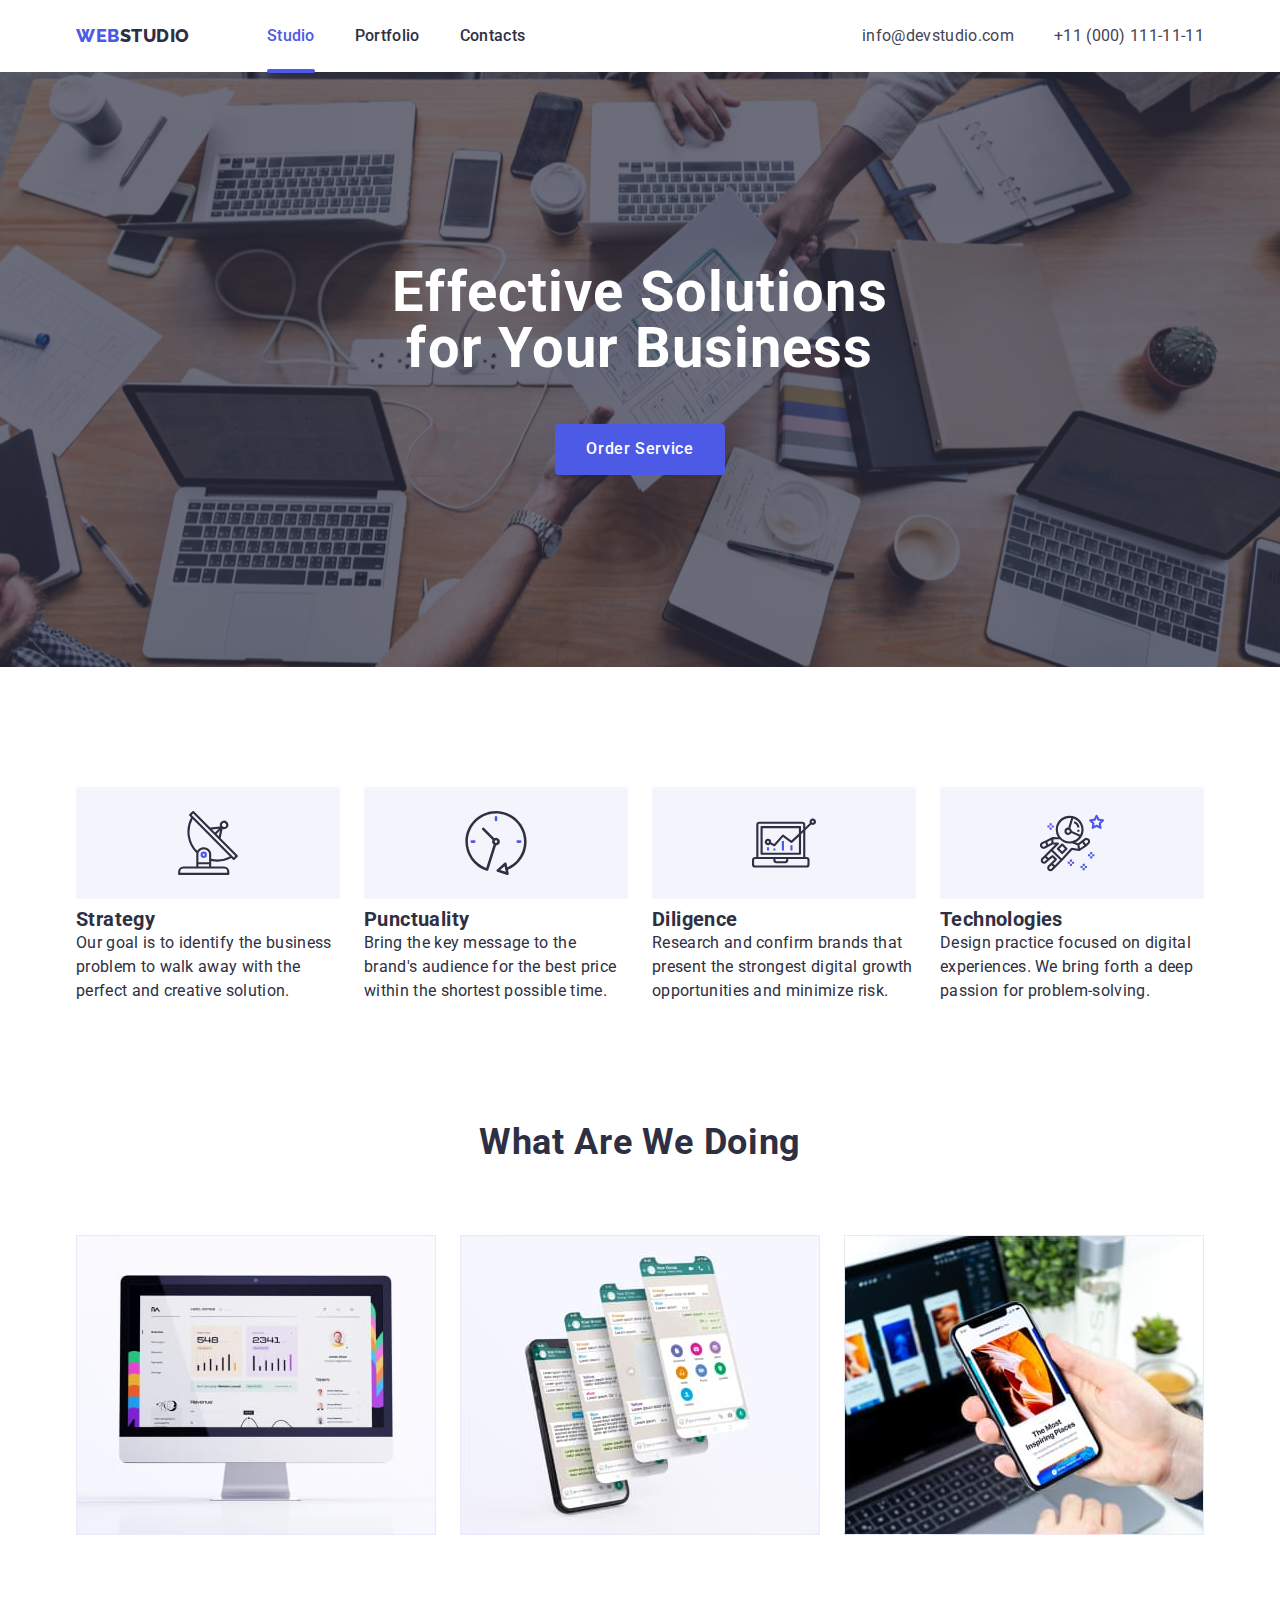
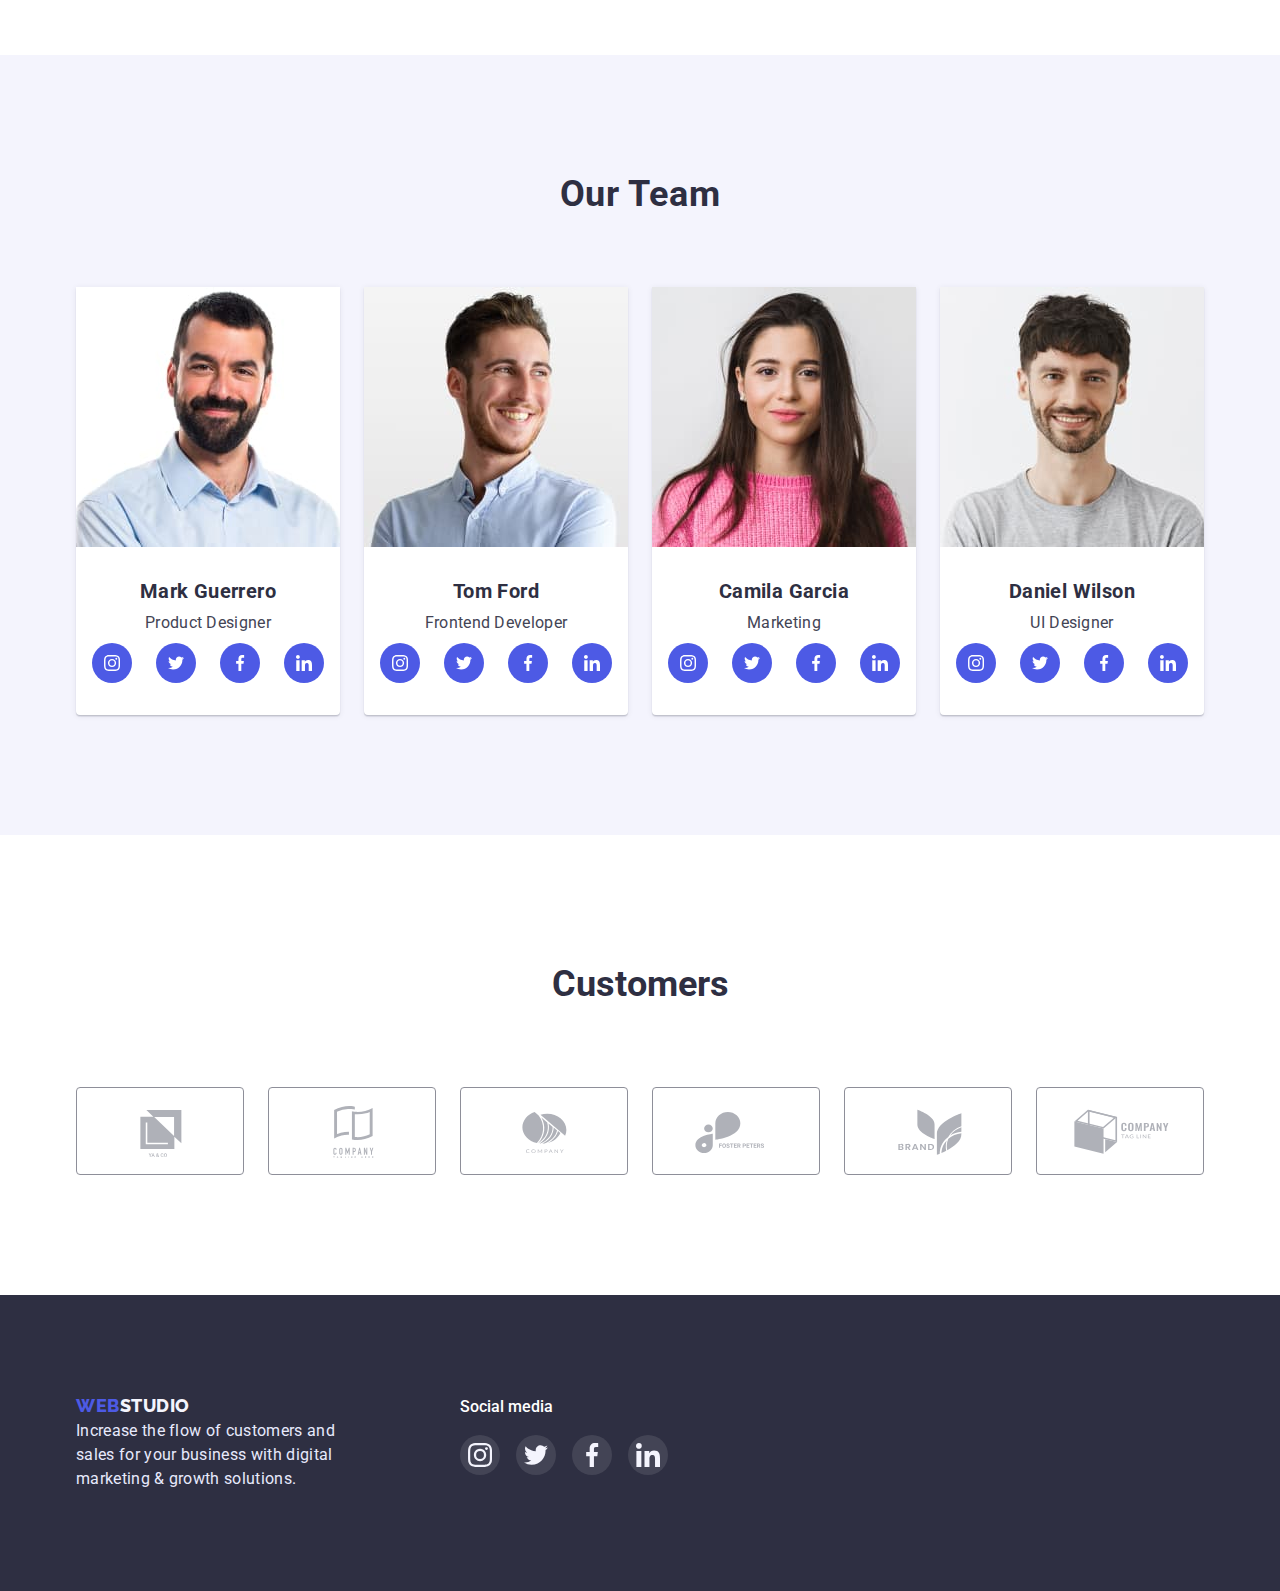
<file: index.html>
<!DOCTYPE html>
<html lang="en">
<head>
    <meta charset="UTF-8">
    <meta http-equiv="X-UA-Compatible" content="IE=edge">
    <meta name="viewport" content="width=device-width, initial-scale=1.0">
    <title>Document</title>
    <link rel="preconnect" href="https://fonts.googleapis.com">
    <link rel="preconnect" href="https://fonts.gstatic.com" crossorigin>
    <link rel="stylesheet" href="https://cdn.jsdelivr.net/npm/modern-normalize@1.1.0/modern-normalize.min.css">
    <link href="https://fonts.googleapis.com/css2?family=Raleway:wght@800&family=Roboto:wght@400;500;700;900&display=swap"
        rel="stylesheet">
    <link rel="stylesheet" href="./css/style.css">
</head>
<body>

    <header>
        <div class="container page-header-container">
            <a class="logo-header " href="index.html"> <span class="logo-web">Web</span>studio</a>
            <nav>
                <ul class="page-header-nav">
                    <li class="menu-item"><a class="nav-link-header current" href="index.html">Studio</a></li>
                    <li class="menu-item"><a class="nav-link-header" href="portfolio.html">Portfolio</a></li>
                    <li class="menu-item"><a class="nav-link-header" href="#">Contacts</a></li>
                </ul>
            </nav>
            <ul class="page-header-contact-link">
                <li><a class="contact-link number-link" href="mailto:info@devstudio.com">info@devstudio.com</a></li>
                <li><a class="contact-link" href="tel:+110001111111">+11 (000) 111-11-11</a></li>
            </ul>
        </div>
    </header>
    
    <main>
        <section class="section-title ">
            <div class="container title-container">
            <h1 class="title">Effective Solutions for Your Business</h1>
            <button class="button-index" type="button" data-modal-open>Order Service</button>
            </div>
        </section>
        <section class="section-features">
            <h2 class="visually-hidden">Features of the studio</h2>
            <ul class="container features">
                <li class="box-features">
                    <div class="box-icon-features">
                        <svg class="icon-features" width="64" height="64">
                            <use href="./images/icons.svg#icon-antenna" ></use>
                        </svg>
                    </div>
                    <h3 class="title-content">Strategy</h3>
                    <p class="text-content">Our goal is to identify the business
                        problem to walk away with the perfect and creative solution.</p>
                </li>
                <li class="box-features">
                    <div class="box-icon-features">
                        <svg class="icon-features" width="64" height="64">
                            <use href="./images/icons.svg#icon-clock" ></use>
                        </svg>
                    </div>
                    <h3 class="title-content">Punctuality</h3>
                    <p class="text-content">Bring the key message to the brand's audience for the best price within the shortest possible time.</p>
                </li>
                <li class="box-features">
                    <div class="box-icon-features">
                        <svg class="icon-features" width="64" height="64">
                            <use href="./images/icons.svg#icon-diagram" ></use>
                        </svg>
                    </div>
                    <h3 class="title-content">Diligence</h3>
                    <p class="text-content">Research and confirm brands that present the strongest digital growth opportunities and minimize risk.
                    </p>
                </li>
                <li class="box-features">
                    <div class="box-icon-features">
                        <svg class="icon-features" width="64" height="64">
                            <use href="./images/icons.svg#icon-astronaut" ></use>
                        </svg>
                    </div>
                    <h3 class="title-content">Technologies</h3>
                    <p class="text-content">Design practice focused on digital experiences. We bring forth a deep passion for problem-solving.</p>
                </li>
            </ul>
        
        </section>
        <section class="section-what-doing">
            <div class="container">
            <h2 class="title-what-doing">What are we doing</h2>
            <ul class="menu-what-doing">
                <li class="menu-item-what-doing"><img src="./images/computer.jpg" alt="комп'ютер на столі" width="360" height="300"></li>
                <li class="menu-item-what-doing"><img src="./images/phone.jpg" alt="телефон" width="360" height="300"></li>
                <li class="menu-item-what-doing"><img src="./images/hand-with-phone.jpg" alt="робота в телефоі" width="360" height="300"></li>
            </ul>
            </div>
        </section>
        <section class="section-our-team section">
            <h2 class="title-our-team">Our Team</h2>
            <ul class="container container-our-team">
                <li class="box-our-team">
                    <img class="photo-our-team" src="./images/mark-guerrero.jpg" alt="photo mark" width="264" height="260">
                    <h3 class="title-photo">Mark Guerrero</h3>
                    <p class="content-photo">Product Designer</p>
                    <ul class="icon-social-list">
                        <li>
                            <a href="#" class="link-icon-social" >
                                <svg class="icon-social" width="16" height="16" >
                                    <use href="./images/icons.svg#icon-instagram" ></use>
                                </svg>
                            </a>
                        </li>
                        <li>
                            <a href="#" class="link-icon-social" >
                                <svg class="icon-social" width="16" height="16" >
                                    <use  href="./images/icons.svg#icon-twitter" ></use>
                                </svg>
                            </a>
                        </li>
                        <li>
                            <a href="#" class="link-icon-social" >
                                <svg class="icon-social" width="16" height="16" >
                                    <use  href="./images/icons.svg#icon-facebook" ></use>
                                </svg>
                            </a>
                        </li>
                        <li>
                            <a href="#" class="link-icon-social" >
                                <svg class="icon-social" width="16" height="16" >
                                    <use  href="./images/icons.svg#icon-linkedin" ></use>
                                </svg>
                            </a>
                        </li>
                    </ul>
                </li>
                <li class="box-our-team">
                    <img class="photo-our-team" src="./images/tom-ford.jpg" alt="photo tom" width="264" height="260">
                    <h3 class="title-photo">Tom Ford</h3>
                    <p class="content-photo">Frontend Developer</p>
                    <ul class="icon-social-list">
                        <li>
                            <a href="#" class="link-icon-social" >
                                <svg class="icon-social" width="16" height="16" >
                                    <use href="./images/icons.svg#icon-instagram" ></use>
                                </svg>
                            </a>
                        </li>
                        <li>
                            <a href="#" class="link-icon-social" >
                                <svg class="icon-social" width="16" height="16" >
                                    <use  href="./images/icons.svg#icon-twitter" ></use>
                                </svg>
                            </a>
                        </li>
                        <li>
                            <a href="#" class="link-icon-social" >
                                <svg class="icon-social" width="16" height="16" >
                                    <use  href="./images/icons.svg#icon-facebook" ></use>
                                </svg>
                            </a>
                        </li>
                        <li>
                            <a href="#" class="link-icon-social" >
                                <svg class="icon-social" width="16" height="16" >
                                    <use  href="./images/icons.svg#icon-linkedin" ></use>
                                </svg>
                            </a>
                        </li>
                    </ul>
                </li>
                <li class="box-our-team">
                    <img class="photo-our-team" src="./images/camila-garcia.jpg" alt="photo camila" width="264" height="260">
                    <h3 class="title-photo">Camila Garcia</h3>
                    <p class="content-photo">Marketing</p>
                    <ul class="icon-social-list">
                        <li>
                            <a href="#" class="link-icon-social" >
                                <svg class="icon-social" width="16" height="16" >
                                    <use href="./images/icons.svg#icon-instagram" ></use>
                                </svg>
                            </a>
                        </li>
                        <li>
                            <a href="#" class="link-icon-social" >
                                <svg class="icon-social" width="16" height="16" >
                                    <use  href="./images/icons.svg#icon-twitter" ></use>
                                </svg>
                            </a>
                        </li>
                        <li>
                            <a href="#" class="link-icon-social" >
                                <svg class="icon-social" width="16" height="16" >
                                    <use  href="./images/icons.svg#icon-facebook" ></use>
                                </svg>
                            </a>
                        </li>
                        <li>
                            <a href="#" class="link-icon-social" >
                                <svg class="icon-social" width="16" height="16" >
                                    <use  href="./images/icons.svg#icon-linkedin" ></use>
                                </svg>
                            </a>
                        </li>
                    </ul>
                </li>
                <li class="box-our-team">
                    <img class="photo-our-team" src="./images/daniel-wilson.jpg" alt="photo daniel" width="264" height="260">
                    <h3 class="title-photo">Daniel Wilson</h3>
                    <p class="content-photo">UI Designer</p>
                    <ul class="icon-social-list">
                        <li>
                            <a href="#" class="link-icon-social" >
                                <svg class="icon-social" width="16" height="16" >
                                    <use href="./images/icons.svg#icon-instagram" ></use>
                                </svg>
                            </a>
                        </li>
                        <li>
                            <a href="#" class="link-icon-social" >
                                <svg class="icon-social" width="16" height="16" >
                                    <use  href="./images/icons.svg#icon-twitter" ></use>
                                </svg>
                            </a>
                        </li>
                        <li>
                            <a href="#" class="link-icon-social" >
                                <svg class="icon-social" width="16" height="16" >
                                    <use  href="./images/icons.svg#icon-facebook" ></use>
                                </svg>
                            </a>
                        </li>
                        <li>
                            <a href="#" class="link-icon-social" >
                                <svg class="icon-social" width="16" height="16" >
                                    <use  href="./images/icons.svg#icon-linkedin" ></use>
                                </svg>
                            </a>
                        </li>
                    </ul>
                </li>
            </ul>
        </section>
        <section class="section-customers">
            <div class="container">
                <h2 class="title-customers">Customers</h2>
                <ul class="list-icon-customers">
                    <li >
                        <a href="" class="link-icon-customers">
                            <svg class="icon-customers" width="104" height="56">
                                <use href="./images/icons.svg#icon-yaco"></use>
                            </svg>
                        </a>
                    </li>
                    <li >
                        <a href="" class="link-icon-customers">
                            <svg class="icon-customers" width="104" height="56">
                                <use href="./images/icons.svg#icon-tagline_here"></use>
                            </svg>
                        </a>
                    </li>
                    <li >
                        <a href="" class="link-icon-customers">
                            <svg class="icon-customers" width="104" height="56">
                                <use href="./images/icons.svg#icon-company"></use>
                            </svg>
                        </a>
                    </li>
                    <li >
                        <a href="" class="link-icon-customers">
                            <svg class="icon-customers" width="104" height="56">
                                <use href="./images/icons.svg#icon-foster_peters"></use>
                            </svg>
                        </a>
                    </li>
                    <li >
                        <a href="" class="link-icon-customers">
                            <svg class="icon-customers" width="104" height="56">
                                <use href="./images/icons.svg#icon-brand"></use>
                            </svg>
                        </a>
                    </li>
                    <li >
                        <a href="" class="link-icon-customers">
                            <svg class="icon-customers" width="104" height="56">
                                <use  href="./images/icons.svg#icon-tag_line"></use>
                            </svg>
                        </a>
                    </li>
                </ul>
            </div>
        </section>
    </main>
    <footer class="section-footer">
        <div class="container">
            <ul class="list-footer">
                <li>
                    <a class="logo-footer" href="index.html"> <span class="logo-web">Web</span>studio</a>
                    <p class="content-footer">Increase the flow of customers and sales for your business with digital marketing & growth solutions.</p>
                </li>
                <li>
                    <p class="text-social-media">Social media</p>
                    <ul class="list-social-icon-footer">
                        <li class="item-social-icon-footer">
                            <a href="" class="link-social-icon-footer">
                                <svg class="social-icon-footer" width="24" height="24">
                                    <use href="./images/icons.svg#icon-instagram" ></use>
                                </svg>
                            </a>
                        </li>
                        <li class="item-social-icon-footer">
                            <a href="" class="link-social-icon-footer">
                                <svg class="social-icon-footer" width="24" height="24">
                                    <use href="./images/icons.svg#icon-twitter" ></use>
                                </svg>
                            </a>
                        </li>
                        <li class="item-social-icon-footer">
                            <a href="" class="link-social-icon-footer">
                                <svg class="social-icon-footer" width="24" height="24">
                                    <use href="./images/icons.svg#icon-facebook" ></use>
                                </svg>
                            </a>
                        </li>
                        <li class="item-social-icon-footer">
                            <a href="" class="link-social-icon-footer">
                                <svg class="social-icon-footer" width="24" height="24">
                                    <use href="./images/icons.svg#icon-linkedin" ></use>
                                </svg>
                            </a>
                        </li>
                    </ul>
                </li>
            </ul>
        </div>
    </footer>


<div class="backdrop is-hidden" data-modal>
    <div class="model">
        <button type="button" class="modal-close-bth" data-modal-close>
            <svg class="icon-close-model-bth" width="8" height="8" >
                <use href="./images/icons.svg#icon-close-black"></use>
            </svg>
        </button>
    </div>
</div>
<script src="./js/modal.js"></script>
</body>
</html>
</file>
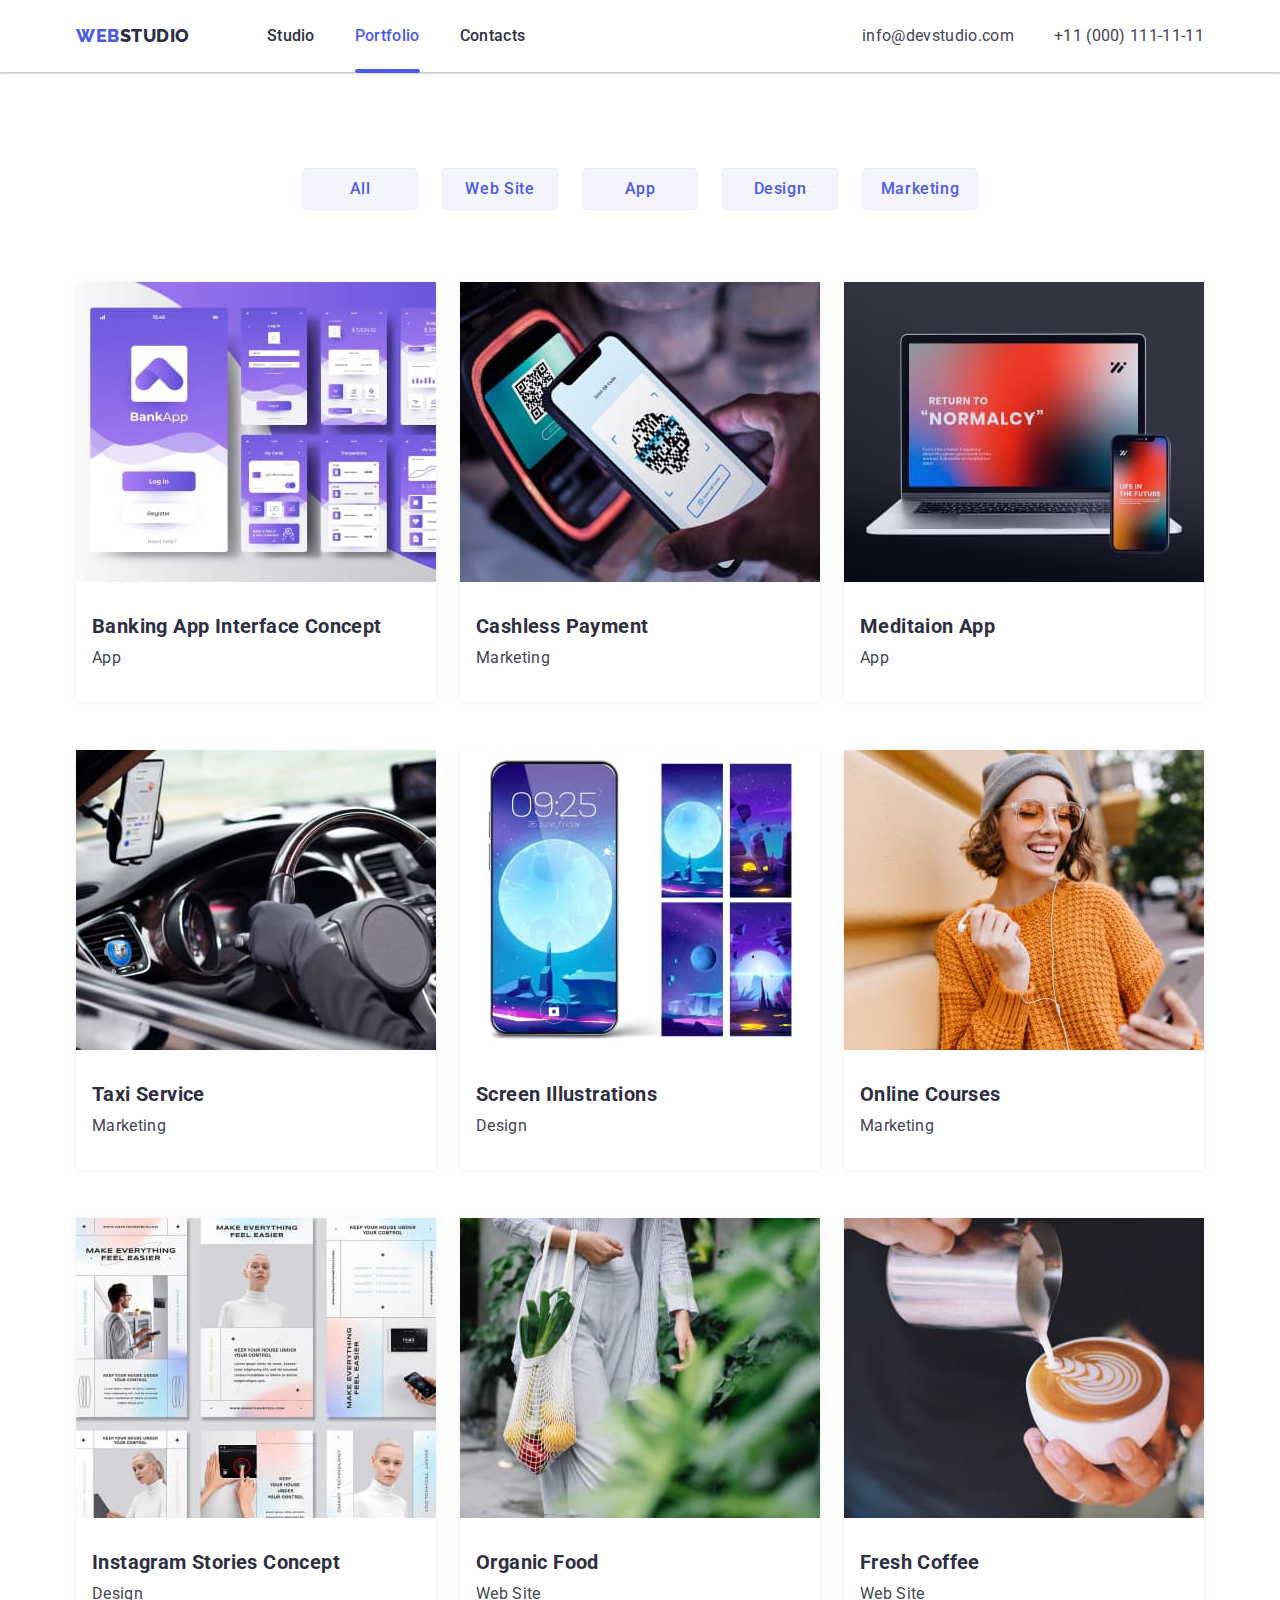
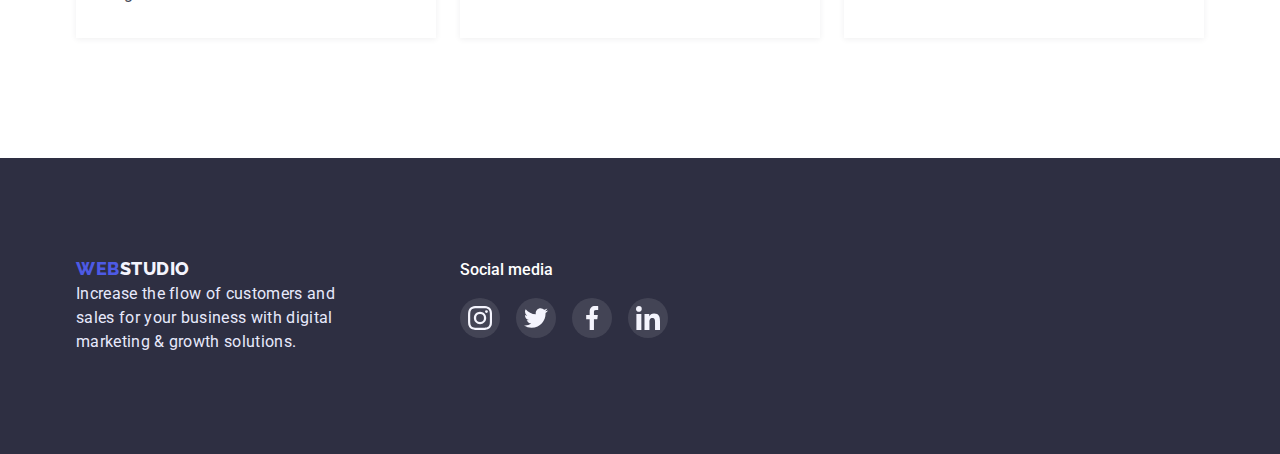
<file: portfolio.html>
<!DOCTYPE html>
<html lang="en">
<head>
    <meta charset="UTF-8">
    <meta http-equiv="X-UA-Compatible" content="IE=edge">
    <meta name="viewport" content="width=device-width, initial-scale=1.0">
    <title>Document</title>
    <link rel="preconnect" href="https://fonts.googleapis.com">
    <link rel="preconnect" href="https://fonts.gstatic.com" crossorigin>
    <link rel="stylesheet" href="https://cdn.jsdelivr.net/npm/modern-normalize@1.1.0/modern-normalize.min.css">
    <link href="https://fonts.googleapis.com/css2?family=Raleway:wght@800&family=Roboto:wght@400;500;700;900&display=swap"
        rel="stylesheet">
    <link rel="stylesheet" href="./css/style.css">
</head>
<body>
    <header class="header-portfolio">
        <div class="container page-header-container">
            <a class="logo-header " href="index.html"> <span class="logo-web">Web</span>studio</a>
            <nav>
                <ul class="page-header-nav">
                    <li class="menu-item item-nav-link"><a class="nav-link-header" href="index.html">Studio</a></li>
                    <li class="menu-item item-nav-link"><a class="nav-link-header current" href="portfolio.html">Portfolio</a></li>
                    <li class="menu-item item-nav-link"><a class="nav-link-header" href="#">Contacts</a></li>
                </ul>
            </nav>
            <ul class="page-header-contact-link">
                <li><a class="contact-link number-link" href="mailto:info@devstudio.com">info@devstudio.com</a></li>
                <li><a class="contact-link" href="tel:+110001111111">+11 (000) 111-11-11</a></li>
            </ul>
        </div>
    </header>

    <main>
        <section>
            <div class="container">
                <h2 class="visually-hidden">Filters</h2>
                <ul class="container-filters">
                    <li class="box-filters-portfolio"><button class="button-portfolio-filters" type="button">All</button></li>
                    <li class="box-filters-portfolio"><button class="button-portfolio-filters" type="button">Web Site</button></li>
                    <li class="box-filters-portfolio"><button class="button-portfolio-filters" type="button">App</button></li>
                    <li class="box-filters-portfolio"><button class="button-portfolio-filters" type="button">Design</button></li>
                    <li class="box-filters-portfolio"><button class="button-portfolio-filters" type="button">Marketing</button></li>
                </ul>
            </div>
            <ul class="container container-photo-portfolio">
                <li class="box-photo-portfolio">
                    <a class="link-block-photo-portfolio" href="#">
                        <div class="box-overlay">
                            <img class="photo-portfolio" src="./images/baking-app.jpg" alt="banking program" width="360" height="300">
                            <p class="overlay" >14 Stylish and User-Friendly App Design Concepts · Task Manager App · Calorie Tracker App · Exotic Fruit Ecommerce App ·
                            Cloud Storage App</p>
                        </div>
                        <div class="box-border-content-photo-portfolio">
                            <h3 class="title-photo-portfolio" >Banking App Interface Concept</h3>
                            <p class="content-block-photo-portfolio">App</p>
                        </div>
                    </a>
                </li>
                <li class="box-photo-portfolio">
                    <a class="link-block-photo-portfolio" href="#">
                        <div class="box-overlay">
                        <img class="photo-portfolio" src="./images/cashless-payment.jpg" alt="computer screen" width="360" height="300">
                            <p class="overlay" >14 Stylish and User-Friendly App Design Concepts · Task Manager App · Calorie Tracker App · Exotic Fruit Ecommerce App ·
                            Cloud Storage App</p>
                        </div>
                        <div class="box-border-content-photo-portfolio">
                            <h3 class="title-photo-portfolio" >Cashless Payment</h3>
                            <p class="content-block-photo-portfolio">Marketing</p>
                        </div>
                    </a>
                </li>
                <li class="box-photo-portfolio">
                    <a class="link-block-photo-portfolio" href="#">
                        <div class="box-overlay">
                        <img class="photo-portfolio" src="./images/meditaion-app.jpg" alt="open app" width="360" height="300">
                            <p class="overlay" >14 Stylish and User-Friendly App Design Concepts · Task Manager App · Calorie Tracker App · Exotic Fruit Ecommerce App ·
                            Cloud Storage App</p>
                        </div>
                        <div class="box-border-content-photo-portfolio">
                            <h3 class="title-photo-portfolio" >Meditaion App</h3>
                            <p class="content-block-photo-portfolio">App</p>
                        </div>
                    </a>
                </li>
                <li class="box-photo-portfolio">
                    <a class="link-block-photo-portfolio" href="#">
                        <div class="box-overlay">
                        <img class="photo-portfolio" src="./images/taxi-service.jpg" alt="taxi driver" width="360" height="300">
                            <p class="overlay" >14 Stylish and User-Friendly App Design Concepts · Task Manager App · Calorie Tracker App · Exotic Fruit Ecommerce App ·
                            Cloud Storage App</p>
                        </div>
                        <div class="box-border-content-photo-portfolio">
                            <h3 class="title-photo-portfolio" >Taxi Service</h3>
                            <p class="content-block-photo-portfolio">Marketing</p>
                        </div>
                    </a>
                </li>
                <li class="box-photo-portfolio">
                    <a class="link-block-photo-portfolio" href="#">
                        <div class="box-overlay">
                        <img class="photo-portfolio" src="./images/screen-illustrations.jpg" alt="phone screen" width="360" height="300">
                            <p class="overlay" >14 Stylish and User-Friendly App Design Concepts · Task Manager App · Calorie Tracker App · Exotic Fruit Ecommerce App ·
                            Cloud Storage App</p>
                        </div>
                        <div class="box-border-content-photo-portfolio">
                            <h3 class="title-photo-portfolio" >Screen Illustrations</h3>
                            <p class="content-block-photo-portfolio">Design</p>
                        </div>
                    </a>
                </li>
                <li class="box-photo-portfolio">
                    <a class="link-block-photo-portfolio" href="#">
                        <div class="box-overlay">
                        <img class="photo-portfolio" src="./images/online-courses.jpg" alt="girl in headphones" width="360" height="300">
                            <p class="overlay" >14 Stylish and User-Friendly App Design Concepts · Task Manager App · Calorie Tracker App · Exotic Fruit Ecommerce App ·
                            Cloud Storage App</p>
                        </div>
                        <div class="box-border-content-photo-portfolio">
                            <h3 class="title-photo-portfolio" >Online Courses</h3>
                            <p class="content-block-photo-portfolio">Marketing</p>
                        </div>
                    </a>
                </li>
                <li class="box-photo-portfolio">
                    <a class="link-block-photo-portfolio" href="#">
                        <div class="box-overlay">
                        <img class="photo-portfolio" src="./images/instagram-stories-concept.jpg" alt="instagram stories" width="360" height="300">
                            <p class="overlay" >14 Stylish and User-Friendly App Design Concepts · Task Manager App · Calorie Tracker App · Exotic Fruit Ecommerce App ·
                            Cloud Storage App</p>
                        </div>
                        <div class="box-border-content-photo-portfolio">
                            <h3 class="title-photo-portfolio" >Instagram Stories Concept</h3>
                            <p class="content-block-photo-portfolio">Design</p>
                        </div>
                    </a>
                </li>
                <li class="box-photo-portfolio">
                    <a class="link-block-photo-portfolio" href="#">
                        <div class="box-overlay">
                        <img class="photo-portfolio" src="./images/organic-food.jpg" alt="eco bag with products" width="360" height="300">
                            <p class="overlay" >14 Stylish and User-Friendly App Design Concepts · Task Manager App · Calorie Tracker App · Exotic Fruit Ecommerce App ·
                            Cloud Storage App</p>
                        </div>
                        <div class="box-border-content-photo-portfolio">
                            <h3 class="title-photo-portfolio" >Organic Food</h3>
                            <p class="content-block-photo-portfolio">Web Site</p>
                        </div>
                    </a>
                </li>
                <li class="box-photo-portfolio">
                    <a class="link-block-photo-portfolio" href="#">
                        <div class="box-overlay">
                        <img class="photo-portfolio" src="./images/fresh-coffee.jpg" alt="fresh coffee" width="360" height="300">
                            <p class="overlay" >14 Stylish and User-Friendly App Design Concepts · Task Manager App · Calorie Tracker App · Exotic Fruit Ecommerce App ·
                            Cloud Storage App</p>
                        </div>
                        <div class="box-border-content-photo-portfolio">
                            <h3 class="title-photo-portfolio" >Fresh Coffee</h3>
                            <p class="content-block-photo-portfolio">Web Site</p>
                        </div>
                    </a>
                </li>
            </ul>
        </section>
    </main>
    
    <footer class="section-footer">
        <div class="container">
            <ul class="list-footer">
                <li>
                    <a class="logo-footer" href="index.html"> <span class="logo-web">Web</span>studio</a>
                    <p class="content-footer">Increase the flow of customers and sales for your business with digital marketing & growth solutions.</p>
                </li>
                <li>
                    <p class="text-social-media">Social media</p>
                    <ul class="list-social-icon-footer">
                        <li class="item-social-icon-footer">
                            <a href="" class="link-social-icon-footer">
                                <svg class="social-icon-footer" width="24" height="24">
                                    <use href="./images/icons.svg#icon-instagram" ></use>
                                </svg>
                            </a>
                        </li>
                        <li class="item-social-icon-footer">
                            <a href="" class="link-social-icon-footer">
                                <svg class="social-icon-footer" width="24" height="24">
                                    <use href="./images/icons.svg#icon-twitter" ></use>
                                </svg>
                            </a>
                        </li>
                        <li class="item-social-icon-footer">
                            <a href="" class="link-social-icon-footer">
                                <svg class="social-icon-footer" width="24" height="24">
                                    <use href="./images/icons.svg#icon-facebook" ></use>
                                </svg>
                            </a>
                        </li>
                        <li class="item-social-icon-footer">
                            <a href="" class="link-social-icon-footer">
                                <svg class="social-icon-footer" width="24" height="24">
                                    <use href="./images/icons.svg#icon-linkedin" ></use>
                                </svg>
                            </a>
                        </li>
                    </ul>
                </li>
            </ul>
        </div>
    </footer>

</body>
</html>
</file>
<file: css/style.css>
:root {
    --color-text-primery: #2E2F42;
    --color-text-minor: #434455;
    --color-logo-web: #4D5AE5;
    --color-logo-studio-header: #2E2F42;
    --color-logo-studio-footer: #F4F4FD;
    --color-text-contact-link-hover-focus-active: #4D5AE5;
    --color-text-nav-hover-focus-active: #4D5AE5;
    --color-contact-link-header: #434455;
    --color-text-title: #FFFFFF;
    --color-text-button-index: #FFFFFF;
    --color-text-button-hover: #FFFFFF;
    --color-text-button-portfolio: #4D5AE5;
    --color-text-footer-content: #E7E9FC;
    --color-text-social-media-footer: #FFFFFF;
    --color-text-overlay: #F4F4FD;
    --backround-color-primery: #FFFFFF;
    --backround-color-title: #2E2F42;
    --backround-color-button-index: #4D5AE5;
    --backround-color-button-index-hover-focus-activ: #404BBF;
    --backround-color-our-team: #F4F4FD;
    --backround-color-footer: #2E2F42;
    --backround-color-button-portfolio: #F4F4FD;
    --backround-color-button-portfolio-hover-active: #4D5AE5;
    --background-color-icon-social-our-team: #4D5AE5;
    --background-color-icon-social-our-team-hover-focus:#404BBF;
    --background-color-icon-social-footer:rgba(255, 255, 255, 0.1);
    --background-color-icon-social-footer-hover-focus: #31D0AA;
    --background-color-box-icon-features:#F4F4FD;
    --background-color-overlay: #4D5AE5;
    --background-color-backdrop: rgba(46, 47, 66, 0.4);
    --background-color-model: #FCFCFC;
    --background-color-model-close-bth:#E7E9FC;
    --background-color-model-close-bth-hover-focus: #404BBF;
    --color-borter-button-portfolio: #E7E9FC;
    --color-borter-button-portfolio-hover-focus-activ: #4D5AE5;
    --color-borter-icon-customers: #8E8F99;
    --color-borter-icon-customers-hover-focus: #404BBF;
    --letter-spacing-primery: 0.02em;
    --letter-spacing-logo-header-footer: 0.03em;
    --letter-spacing-button-index-portfolio: 0.04em;
    --fiil-color-social-icon-our-team: #FFFFFF;
    --fiil-color-icon-customers: #AFB1B8;
    --fiil-color-icon-customers-hover-focus:  #404BBF;
    --fill-color-social-icon-footer: #F4F4FD;
    --fill-color-icon-close-model-bth:#000000;
    --fill-color-icon-close-model-bth-hover-focus:#FFFFFF;
    --transition-duration-and-timing-function: 250ms cubic-bezier(0.4, 0, 0.2, 1);
}


body {
    font-family: 'Roboto';
    font-style: normal;
    font-weight: 500;
    font-size: 16px;
    line-height: 1.5;
    color: var(--color-text-primery);
    background-color: var(--backround-color-primery);
}


h1,h2,h3,h4,h5,h6,p {
    margin-top: 0;
    margin-bottom: 0;
}


img {
    display: block;
}



ul,ol{
    margin: 0;
    padding: 0;
    list-style: none;
}


.container {
    width: 1158px;
    margin-right: auto;
    margin-left: auto;
    padding-left: 15px;
    padding-right: 15px;
}

.section {
    padding-top: 120px;
    padding-bottom: 120px;
}


/*====================HEADER==================*/


.page-header-container{
    display: flex;
    align-items: center;
    height: 72px;
}


.logo-header {
    font-family: 'Raleway', Verdana, Geneva, Tahoma, sans-serif;
    font-weight: 800;
    font-size: 18px;
    line-height: 1.3;
    text-transform: uppercase;
    text-decoration: none;
    display: flex;
    align-items: center;
    margin-right: 77px;
    letter-spacing: var(--letter-spacing-logo-header-footer);
    color: var(--color-logo-studio-header);
}


.logo-web {
    color: var(--color-logo-web);
}

.page-header-nav{
    display: flex;
    align-items: center;
}


.menu-item:not(:last-child) {
    margin-right: 40px;
}


.nav-link-header {
    color: var(--color-text-primery);
    text-decoration: none;
    letter-spacing: var(--letter-spacing-primery);
    position: relative;
    padding-top: 24px;
    padding-bottom: 28px;
    transition: color var(--transition-duration-and-timing-function);
    
}


.nav-link-header:hover, .nav-link-header:focus {
    text-decoration: none;
    color: var(--color-text-nav-hover-focus-active);

}



.nav-link-header.current{

    transition: background-color var(--transition-duration-and-timing-function) ;
    color: var(--color-text-nav-hover-focus-active);
}

.nav-link-header.current::after{
    position: absolute;
    bottom: 0;
    display: block;
    content: '';
    display: block;
    width: 100%;
    height: 4px;
    border-radius: 2px;
    background-color: var(--color-text-nav-hover-focus-active);
}


.page-header-contact-link{
    display: flex;
    align-items: center;
    margin-left: auto;
}


.number-link{
    margin-right: 40px;
}


.contact-link {
    font-weight: 400;
    line-height: 1.5;
    color: var(--color-contact-link-header);
    text-decoration: none;
    letter-spacing: var(--letter-spacing-primery);
    transition: color var(--transition-duration-and-timing-function);
}

.contact-link:hover, .contact-link:focus, .contact-link:active {
    text-decoration: none;
    color: var(--color-text-contact-link-hover-focus-active);
}


/*====================/HEADER==================*/


/*====================MAIN====================*/


.section-title {
    padding-top: 192px;
    padding-bottom: 192px;
    background-image: linear-gradient(rgba(46, 47, 66, 0.7), rgba(46, 47, 66, 0.7)), url(../images/people-office.jpg);
    background-repeat: no-repeat;
    background-position: center center;
    background-size: 1440px;
    
}


.title-container {
    display: flex;
    flex-direction: column;
    justify-content: center;
    align-items: center;
    
}


.title {
    text-align:center;
    width: 500px;
    font-size: 56px;
    line-height: 1;
    color: var(--color-text-title);
    letter-spacing: var(--letter-spacing-primery);
    margin-bottom: 48px;
}


.button-index {
    font-weight: 500;
    line-height: 1.18;
    display: flex;
    align-items: center;
    justify-content: center;
    width: 170px;
    height: 51px;
    letter-spacing: var(--letter-spacing-button-index-portfolio);
    color: var(--color-text-button-index);
    background: var(--backround-color-button-index);
    border-radius: 4px;
    cursor: pointer;
    border: 0;
    transition: color var(--transition-duration-and-timing-function), background-color var(--transition-duration-and-timing-function), box-shadow var(--transition-duration-and-timing-function);
}

.button-index:hover, .button-index:focus, .button-index:active {
    color: var(--color-text-button-hover);
    background-color: var(--backround-color-button-index-hover-focus-activ);
    box-shadow: 0px 4px 4px rgba(0, 0, 0, 0.15);
}



.section-features{
    padding-top: 120px;
    padding-bottom: 120px;
}


.box-icon-features {
    background-color: var(--background-color-box-icon-features);
    border-radius: 4px;
    width: 264px;
    height: 112px;  
    display: flex;
    justify-content: center;
    align-items: center;
    margin-bottom: 8px;
}



.features{
    display: flex;
    align-items: center; 
}

.box-features{
    display: flex;
    flex-direction: column;
    align-items: flex-start;
    width: 264px;
}


.box-features:not(:last-child){
    margin-right: 24px;
}


.visually-hidden {
    position: absolute;
    white-space: nowrap;
    width: 1px;
    height: 1px;
    overflow: hidden;
    border: 0;
    padding: 0;
    clip: rect(0 0 0 0);
    clip-path: inset(50%);
    margin: -1px;
}


.title-content{
    font-size: 20px;
    line-height: 1.2;
    letter-spacing: var(--letter-spacing-primery);
}


.text-content {
    font-weight: 400;
    line-height: 1.5;
    letter-spacing: var(--letter-spacing-primery);
}


.section-what-doing{
    padding-bottom: 120px;
}


.menu-what-doing{
    display: flex;
    align-items: center;
}


.menu-item-what-doing:not(:last-child) {
    margin-right: 24px;
}

.title-what-doing {
    font-size: 36px;
    line-height: 1.11;
    text-align: center;
    letter-spacing: var(--letter-spacing-primery);
    text-transform: capitalize;
    margin-bottom: 72px;
}


.container-our-team{
    display: flex;
}



.box-our-team{
    display: flex;
    flex-direction: column;
    align-items: center;
    box-shadow: 0px 1px 6px rgba(46, 47, 66, 0.08), 0px 1px 1px rgba(46, 47, 66, 0.16), 0px 2px 1px rgba(46, 47, 66, 0.08);
    border-radius: 0px 0px 4px 4px;
    background-color: var(--backround-color-primery);
}


.box-our-team:not(:last-child) {
    margin-right: 24px;
}


.photo-our-team{
    margin-bottom: 32px;
}


.section-our-team{
    background-color: var(--backround-color-our-team);
}


.title-our-team{
    font-size: 36px;
    line-height: 1.11;
    text-align: center;
    letter-spacing: var(--letter-spacing-primery);
    text-transform: capitalize;
    margin-bottom: 72px;
}

.title-photo{
font-size: 20px;
line-height: 1.2;
letter-spacing: var(--letter-spacing-primery);
margin-bottom: 8px;
}

.content-photo{
    font-weight: 400;
    line-height: 1.5;
    letter-spacing: var(--letter-spacing-primery);
    color: var(--color-text-minor);
    margin-bottom: 8px;
}


.icon-social-list{
    display: flex;
    gap: 24px;
    margin-bottom: 32px;
}




.link-icon-social{
    width: 40px;
    height: 40px;
    display: flex;
    justify-content: center;
    align-items: center;
    background-color: var(--background-color-icon-social-our-team);
    border-radius: 50%;
    transition: background-color var(--transition-duration-and-timing-function);
}


.icon-social{
    fill: var(--fiil-color-social-icon-our-team);
}

.link-icon-social:hover,.link-icon-social:focus{
    background-color: var(--background-color-icon-social-our-team-hover-focus);
}


.section-customers{
    padding-top: 130px;
    padding-bottom: 120px;
}


.title-customers{
    font-weight: 700;
    font-size: 36px;
    line-height: 1.11;
    text-align: center;
    
}

.list-icon-customers{
    margin-top: 82px;
    display: flex;
    gap:24px;
}

.link-icon-customers{
    width: 168px;
    height: 88px;
    border: 1px solid var(--color-borter-icon-customers);
    border-radius: 4px;
    display: flex;
    justify-content: center;
    align-items: center;
    transition: border var(--transition-duration-and-timing-function);
}


.icon-customers{
    fill: var(--fiil-color-icon-customers);
    transition: fill var(--transition-duration-and-timing-function);
}


.link-icon-customers:hover,.link-icon-customers:focus {
    border: 1px solid var(--color-borter-icon-customers-hover-focus);
}

.link-icon-customers:hover .icon-customers,.link-icon-customers:focus .icon-customers{
    fill: var(--fiil-color-icon-customers-hover-focus);
}


/*====================/MAIN====================*/

/*====================FOOTER====================*/


.section-footer {
    background-color: var(--backround-color-footer);
    padding-top: 100px;
    padding-bottom: 100px;
}


.list-footer{  
    display: flex;
    gap: 120px;
}




.logo-footer {
    font-family: 'Raleway', Verdana, Geneva, Tahoma, sans-serif;
    font-weight: 800;
    font-size: 18px;
    line-height: 1.16;
    letter-spacing: var(--letter-spacing-logo-header-footer);
    text-transform: uppercase;
    text-decoration: none;
    color: var(--color-logo-studio-footer);
    margin-bottom: 16px;
}


.content-footer {
    font-weight: 400;
    line-height: 1.5;
    width: 264px;
    letter-spacing: var(--letter-spacing-primery);
    color: var(--color-text-footer-content);
}

.text-social-media{
    line-height: 1.5;
    color: var(--color-text-social-media-footer);
    margin-bottom: 16px;
}


.list-social-icon-footer{
    display: flex;
    gap: 16px;
}


.link-social-icon-footer{
    width: 40px;
    height: 40px;
    display: flex;
    justify-content: center;
    align-items: center;
    border-radius: 50%;
    background-color: var(--background-color-icon-social-footer);
    transition: background-color var(--transition-duration-and-timing-function);
}


.link-social-icon-footer:hover, .link-social-icon-footer:focus {
    background-color: var(--background-color-icon-social-footer-hover-focus);
}


.social-icon-footer{
    fill: var(--fill-color-social-icon-footer);
}

/*====================/FOOTER====================*/

/*====================PORTFOLIO====================*/


.header-portfolio{
    box-shadow: 0px 2px 1px rgba(46, 47, 66, 0.08), 0px 1px 1px rgba(46, 47, 66, 0.16), 0px 1px 6px rgba(46, 47, 66, 0.08);
}


.container-filters{
    display: flex;
    margin-top: 96px;
    margin-bottom: 72px;
    justify-content: center;

}


.box-filters-portfolio:not(:last-child){
    margin-right: 24px;
}


.button-portfolio-filters {
    box-sizing: border-box;
    padding: 8px 16px;
    width: 116px;
    background-color: var(--backround-color-button-portfolio);
    border: 1px solid var(--color-borter-button-portfolio);
    border-radius: 4px;
    flex: none;
    order: 1;
    flex-grow: 0;
    color: var(--color-text-button-portfolio);
    font-weight: 500;
    line-height: 1.5;
    display: flex;
    justify-content: center;
    align-items: center;
    letter-spacing: var(--letter-spacing-button-index-portfolio);
    cursor: pointer;
    transition: background-color var(--transition-duration-and-timing-function), color var(--transition-duration-and-timing-function), box-shadow var(--transition-duration-and-timing-function), border var(--transition-duration-and-timing-function);
}


.button-portfolio-filters:hover, .button-portfolio-filters:focus, .button-portfolio-filters:active {
    background: var(--backround-color-button-portfolio-hover-active);
    box-shadow: 0px 3px 1px rgba(0, 0, 0, 0.1), 0px 2px 1px rgba(0, 0, 0, 0.08), 0px 2px 2px rgba(0, 0, 0, 0.12);
    color: var(--color-text-button-hover);
    border: 1px solid var(--color-borter-button-portfolio-hover-focus-activ);
}


.photo-portfolio{
    display: block;
}
.box-overlay{
    box-sizing: content-box;
    position: relative;
    display: block;
    overflow: hidden;
}

.overlay{
    display: block;
    position: absolute;
    font-weight: 400;
    line-height: 1.5;
    padding-top: 40px;
    padding-left: 32px;
    padding-right: 32px;
    top: 0;
    left: 0;
    width: 100%;
    height: 100%;
    overflow: auto;
    color: var(--color-text-overlay);
    background-color: var(--background-color-overlay);
    transform: translate(0, 100%);
    transition: transform var(--transition-duration-and-timing-function);
}


.box-photo-portfolio:hover .overlay,
.box-photo-portfolio:focus .overlay {
    transform: translate(0, 0);
}

.container-photo-portfolio{
    display: flex;
    flex-wrap: wrap;
    margin-bottom: 120px;
}


.box-photo-portfolio{
    box-sizing: content-box;
    width: 360px;
    box-shadow: 0px 1px 6px rgba(46, 47, 66, 0.08);
    margin-bottom: 48px;
}


.box-photo-portfolio:not(:nth-child(3n)){
    margin-right: 24px;
}


.box-photo-portfolio:nth-last-child(-n + 3){
    margin-bottom: 0px;
}



.link-block-photo-portfolio{
    text-decoration: none;
    display: block;
}


.box-border-content-photo-portfolio{
    box-sizing: content-box;
    padding-top: 32px;
    padding-bottom: 32px;
    padding-left: 16px;
}



.box-photo-portfolio:hover .box-border-content-photo-portfolio, .box-photo-portfolio:focus .box-border-content-photo-portfolio{
    box-shadow: 0px 1px 6px rgba(46, 47, 66, 0.08), 0px 1px 1px rgba(46, 47, 66, 0.16), 0px 2px 1px rgba(46, 47, 66, 0.08);
}



.title-photo-portfolio {
    font-size: 20px;
    line-height: 1.2;
    letter-spacing: var(--letter-spacing-primery);
    color: var(--color-text-primery);
    margin-bottom:8px;
}


.content-block-photo-portfolio {
    font-weight: 400;
    line-height: 1.5;
    letter-spacing: var(--letter-spacing-primery);
    color: var(--color-text-minor);
}


/*====================/PORTFOLIO====================*/

/*====================MODEL WINDOW====================*/
.backdrop{
    position: fixed;
    top: 0;
    left: 0;
    width: 100%;
    height: 100%;
    background-color: var(--background-color-backdrop) ;
    z-index: 100;
    transition: opacity var(--transition-duration-and-timing-function), visibility var(--transition-duration-and-timing-function);
}

.model {
    position: absolute;
    width: 408px;
    height: 576px;
    top: 50%;
    left: 50%;
    transform: translate(-50%, -50%);
    background-color: var(--background-color-model);
    box-shadow: 0px 1px 1px rgba(0, 0, 0, 0.14), 0px 1px 3px rgba(0, 0, 0, 0.12), 0px 2px 1px rgba(0, 0, 0, 0.2);
    border-radius: 4px;
    
}


.backdrop.is-hidden {
    opacity: 0;
    visibility: hidden;
    pointer-events: none;
}


.modal-close-bth{
    position: absolute;
    display: flex;
    justify-content: center;
    align-items: center;
    top: 24px;
    right: 24px;    
    width: 24px;
    height: 24px;
    border-radius: 50%;
    background-color: var(--background-color-model-close-bth) ;
    border: 1px solid rgba(0, 0, 0, 0.1);
    cursor: pointer;
    transition: background-color var(--transition-duration-and-timing-function);
}


.icon-close-model-bth{
    fill: var(--fill-color-icon-close-model-bth);
    transition: fill var(--transition-duration-and-timing-function);
}


.modal-close-bth:hover,.modal-close-bth:focus {
    background-color: var(--background-color-model-close-bth-hover-focus);
}


.modal-close-bth:hover .icon-close-model-bth,.modal-close-bth:focus .icon-close-model-bth{
    fill: var(--fill-color-icon-close-model-bth-hover-focus);
}

/*====================/MODEL WINDOW====================*/
</file>
